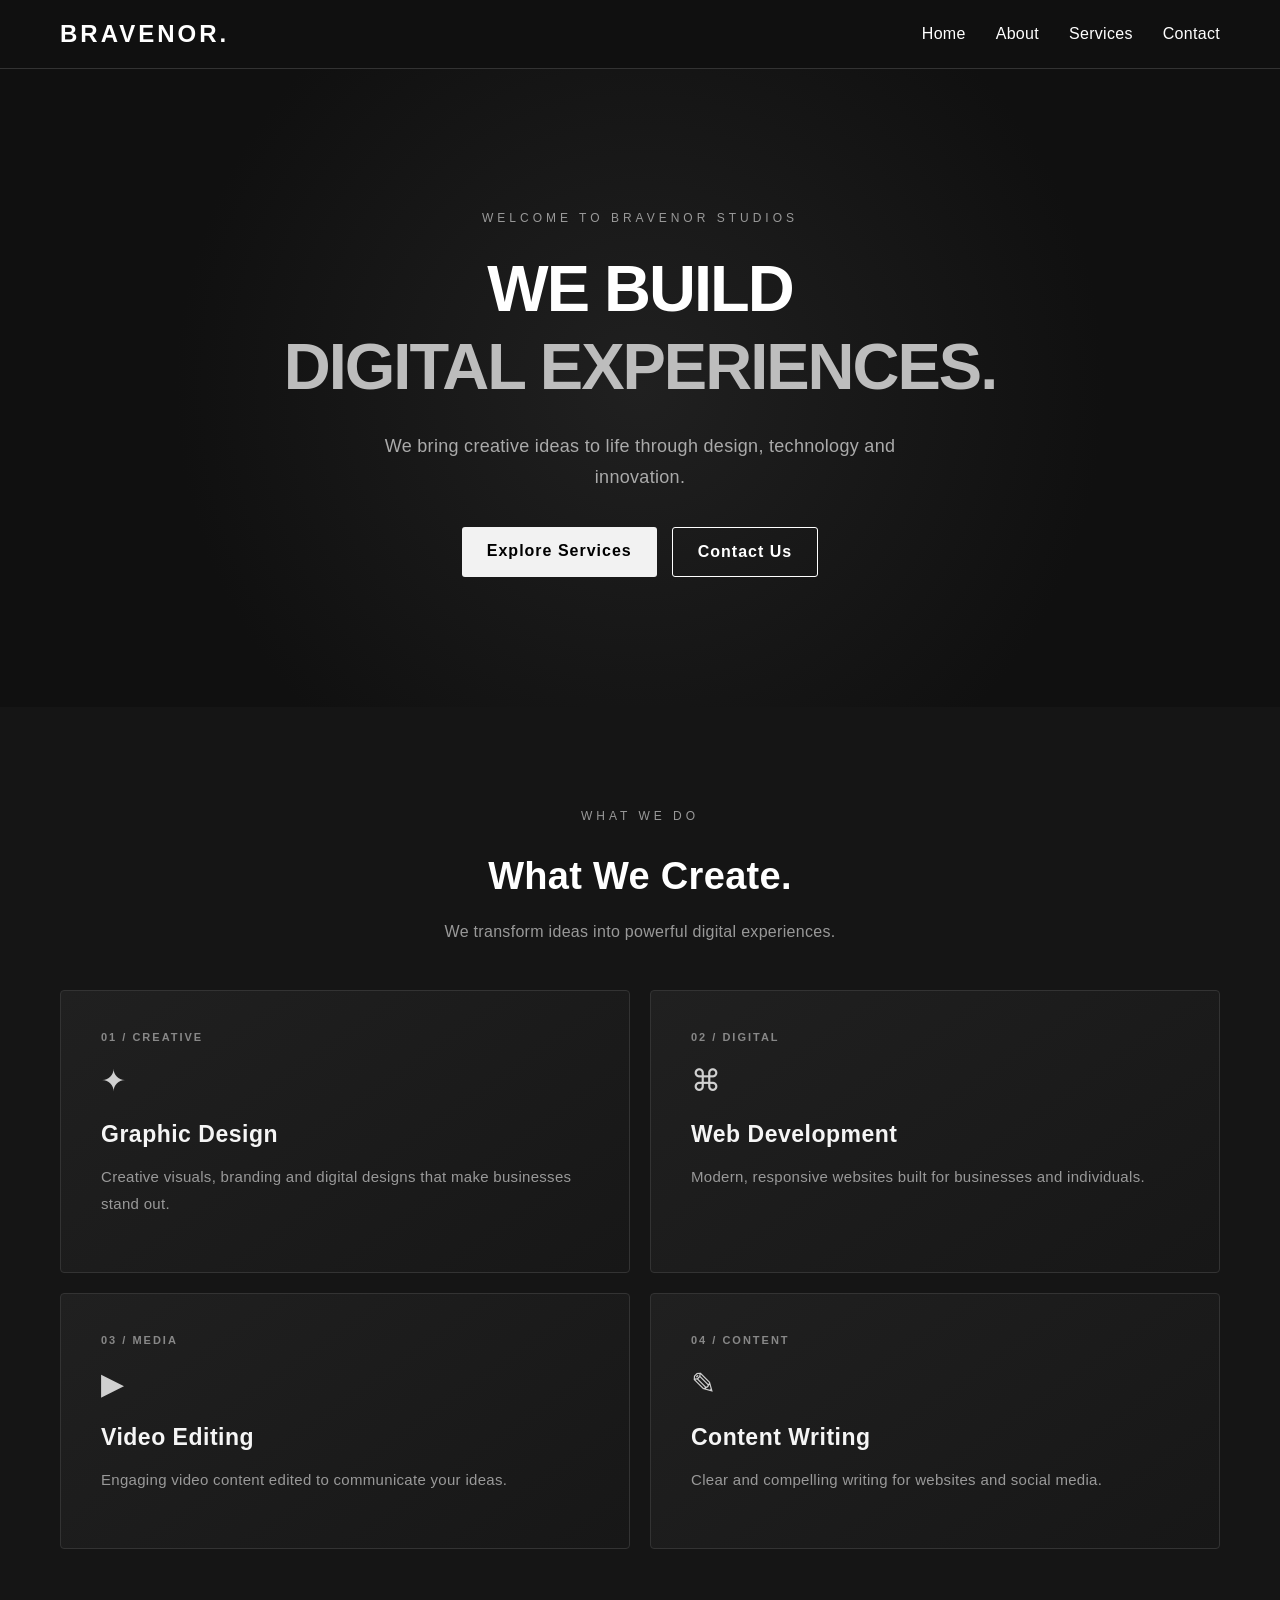
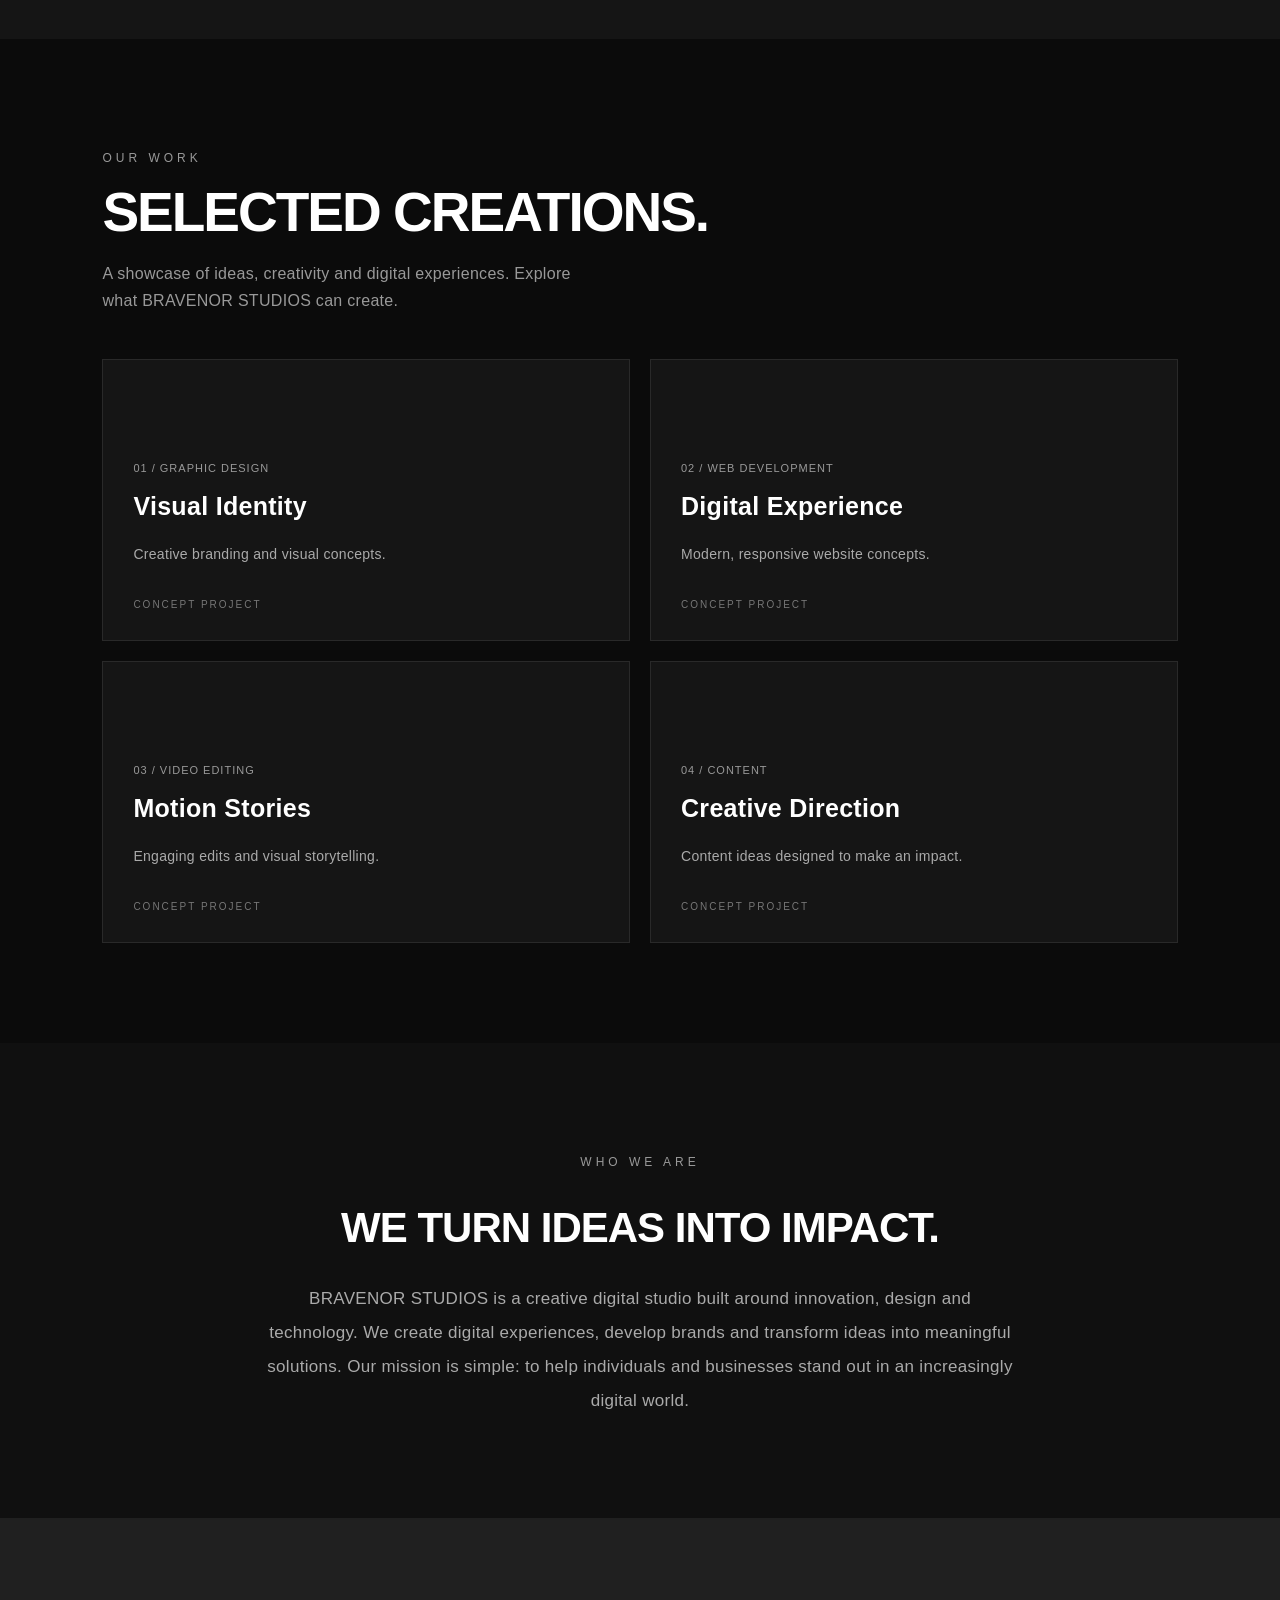
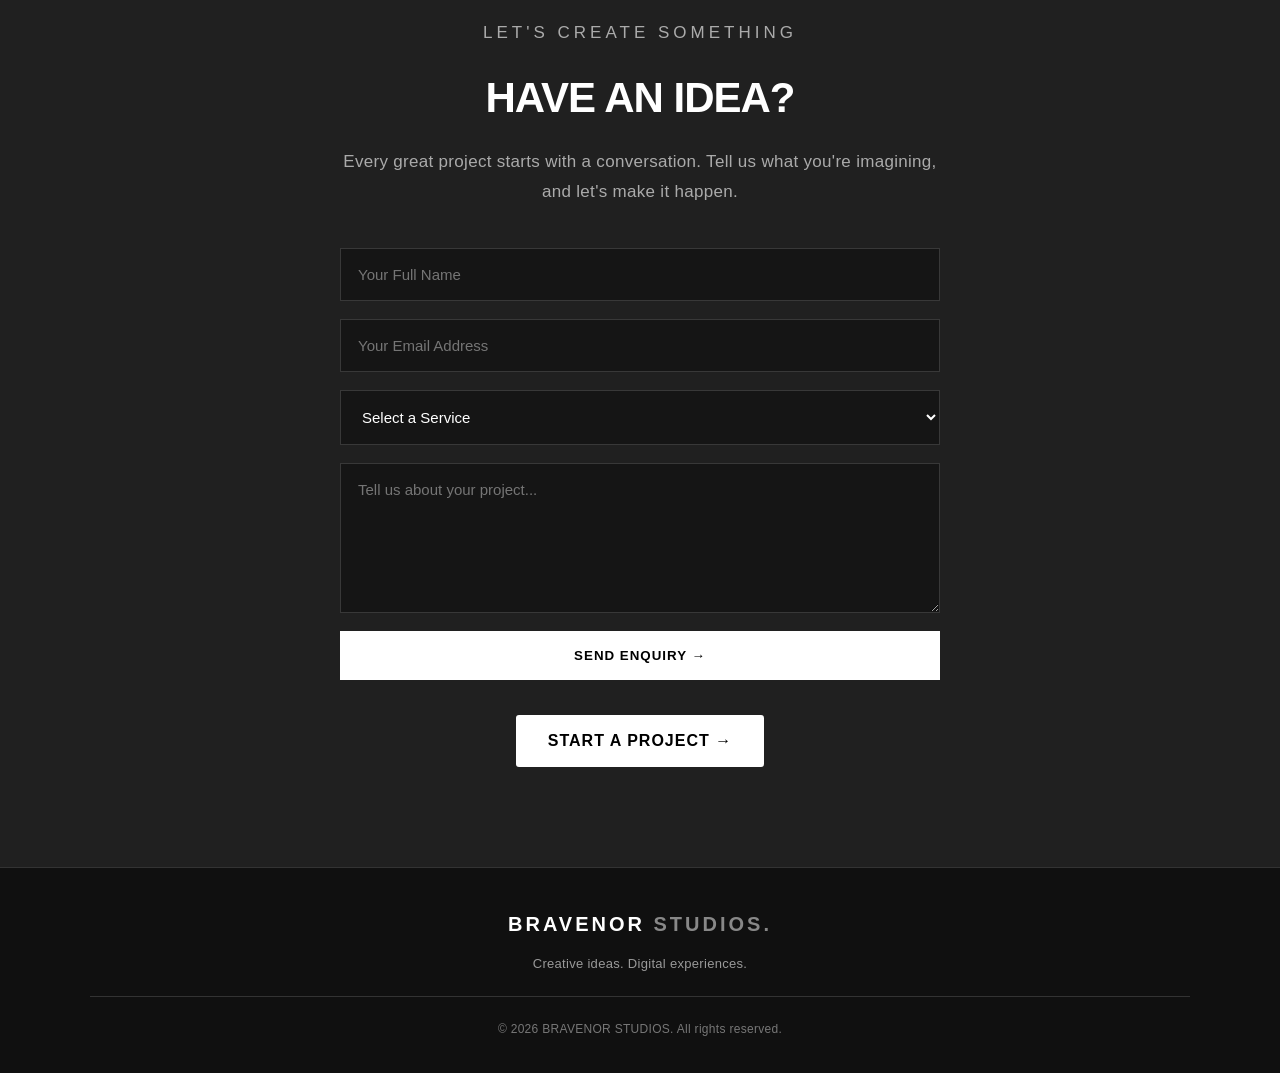
<file: index.html>
<!DOCTYPE html>
<html lang="en">
<head>
    <meta charset="UTF-8">
    <meta name="viewport" content="width=device-width, initial-scale=1.0">
    <title>BRAVENOR STUDIOS</title>
    <link rel="stylesheet" href="style.css">
</head>

<body>

    <nav>
        <h2>BRAVENOR.</h2>

        <ul>
            <li><a href="#home">Home</a></li>
            <li><a href="#about">About</a></li>
            <li><a href="#services">Services</a></li>
            <li><a href="#contact">Contact</a></li>
        </ul>
    </nav>

<section class="hero" id="home">

    <p class="hero-tag">WELCOME TO BRAVENOR STUDIOS</p>

    <h1>
        WE BUILD
        <span>DIGITAL EXPERIENCES.</span>
    </h1>

    <p class="hero-description">
        We bring creative ideas to life through design,
        technology and innovation.
    </p>

    <div class="hero-buttons">
        <a href="#services" class="btn-primary">Explore Services</a>

        <a href="#contact" class="btn-secondary">Contact Us</a>
    </div>

</section>

<section class="services" id="services">

    <p class="section-tag">WHAT WE DO</p>

    <h2>What We Create.</h2>
<p class="services-description">
    We transform ideas into powerful digital experiences.
</p>

    <div class="service-container">

        <div class="service-card">
            <span class="service-number">01 / CREATIVE</span>
            <div class="service-icon">✦</div>
            <h3>Graphic Design</h3>
            <p>Creative visuals, branding and digital designs that make businesses stand out.</p>
        </div>

        <div class="service-card">
            <span class="service-number">02 / DIGITAL</span>
            <div class="service-icon">⌘</div>
            <h3>Web Development</h3>
            <p>Modern, responsive websites built for businesses and individuals.</p>
        </div>

        <div class="service-card">
            <span class="service-number">03 / MEDIA</span>
            <div class="service-icon">▶</div>
            <h3>Video Editing</h3>
            <p>Engaging video content edited to communicate your ideas.</p>
        </div>

        <div class="service-card">
          <span class="service-number">04 / CONTENT</span>  
            <div class="service-icon">✎</div>
            <h3>Content Writing</h3>
            <p>Clear and compelling writing for websites and social media.</p>
        </div>

    </div>

</section>

<section class="portfolio" id="portfolio">
    <p class="section-tag">OUR WORK</p>
    <h2>SELECTED CREATIONS.</h2>
    <p class="portfolio-intro">
        A showcase of ideas, creativity and digital experiences.
        Explore what BRAVENOR STUDIOS can create.
    </p>

    <div class="portfolio-grid">
        <div class="portfolio-card">
            <span>01 / GRAPHIC DESIGN</span>
            <h3>Visual Identity</h3>
            <p>Creative branding and visual concepts.</p>
            <small>CONCEPT PROJECT</small>
        </div>

        <div class="portfolio-card">
            <span>02 / WEB DEVELOPMENT</span>
            <h3>Digital Experience</h3>
            <p>Modern, responsive website concepts.</p>
            <small>CONCEPT PROJECT</small>
        </div>

        <div class="portfolio-card">
            <span>03 / VIDEO EDITING</span>
            <h3>Motion Stories</h3>
            <p>Engaging edits and visual storytelling.</p>
            <small>CONCEPT PROJECT</small>
        </div>

        <div class="portfolio-card">
            <span>04 / CONTENT</span>
            <h3>Creative Direction</h3>
            <p>Content ideas designed to make an impact.</p>
            <small>CONCEPT PROJECT</small>
        </div>
    </div>
</section>

<section class="about" id="about">

    <p class="section-tag">WHO WE ARE</p>

    <h2>WE TURN IDEAS INTO IMPACT.</h2>

    <p class="about-text">
        BRAVENOR STUDIOS is a creative digital studio
        built around innovation, design and technology.

        We create digital experiences, develop brands
        and transform ideas into meaningful solutions.

        Our mission is simple: to help individuals and
        businesses stand out in an increasingly digital world.
    </p>

</section>


<section class="contact" id="contact">

    <p class="section-tag">LET'S CREATE SOMETHING</p>

    <h2>HAVE AN IDEA?</h2>

    <p>
        Every great project starts with a conversation.
        Tell us what you're imagining, and let's make it happen.
    </p>

<form class="contact-form" action="https://silentforms.com/api/submit" method="POST">
    <input type="hidden" name="accessKey" value="e8b8c100fcde8b23f12b82d53d80e29b8cf32aa87c01c19d0fc2fc09308047bf">
    <input type="hidden" name="subject" value="New BRAVENOR STUDIOS Enquiry">
    <input type="hidden" name="redirect"
       value="https://ikusikaoluwadarasimi-debug.github.io/bravenor-studios/thank-you.html">
<div style="position:absolute; left:-9999px;" aria-hidden="true">
    <input type="text" name="sf_extra" tabindex="-1" autocomplete="off">
</div>
    <input type="text" name="name" placeholder="Your Full Name" required>

    <input type="email" name="email" placeholder="Your Email Address" required>

    <select name="service" required>
        <option value="">Select a Service</option>
        <option>Graphic Design</option>
        <option>Web Development</option>
        <option>Video Editing</option>
        <option>Content Writing</option>
    </select>

    <textarea name="message" placeholder="Tell us about your project..." required></textarea>

    <button type="submit">SEND ENQUIRY →</button>

</form>

    <a href="https://mail.google.com/mail/?view=cm&fs=1&to=ikusikaoluwadarasimi@gmail.com"
       target="_blank"
       rel="noopener noreferrer"
       class="contact-button">
        START A PROJECT →
    </a>

</section>


<footer>
    <div class="footer-content">
        <h3>BRAVENOR<span> STUDIOS.</span></h3>

        <p>Creative ideas. Digital experiences.</p>

        <div class="footer-line"></div>

        <p class="copyright">
            © 2026 BRAVENOR STUDIOS. All rights reserved.
        </p>
    </div>
</footer>

    <script src="script.js"></script>
</body>
</file>
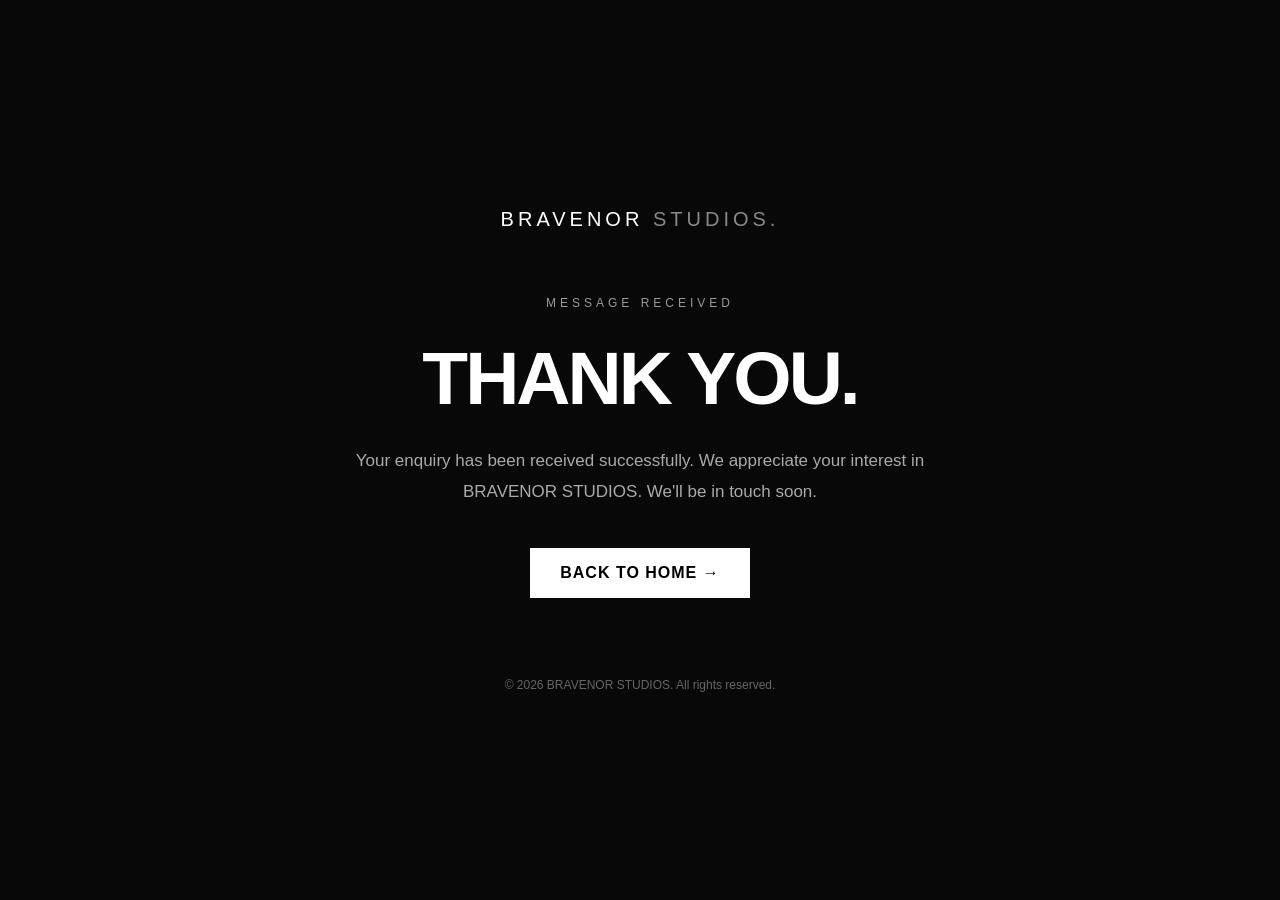
<file: thank-you.html>
<!DOCTYPE html>
<html lang="en">
<head>
    <meta charset="UTF-8">
    <meta name="viewport" content="width=device-width, initial-scale=1.0">
    <title>Thank You | BRAVENOR STUDIOS</title>

    <style>
        * {
            margin: 0;
            padding: 0;
            box-sizing: border-box;
        }

        body {
            min-height: 100vh;
            background: #080808;
            color: white;
            font-family: Arial, sans-serif;
            display: flex;
            align-items: center;
            justify-content: center;
            text-align: center;
            padding: 25px;
        }

        .thank-you {
            max-width: 650px;
        }

        .logo {
            font-size: 20px;
            letter-spacing: 4px;
            margin-bottom: 65px;
        }

        .logo span {
            color: #888;
        }

        .tag {
            color: #999;
            font-size: 12px;
            letter-spacing: 4px;
            margin-bottom: 25px;
        }

        h1 {
            font-size: clamp(42px, 8vw, 75px);
            font-weight: 800;
            letter-spacing: -3px;
            margin-bottom: 25px;
        }

        .message {
            color: #aaa;
            font-size: 17px;
            line-height: 1.8;
            margin-bottom: 40px;
        }

        a {
            display: inline-block;
            padding: 16px 30px;
            background: white;
            color: black;
            text-decoration: none;
            font-weight: bold;
            letter-spacing: 1px;
            transition: 0.3s;
        }

        a:hover {
            background: #bbb;
            transform: translateY(-3px);
        }

        .footer {
            color: #666;
            font-size: 12px;
            margin-top: 80px;
        }
    </style>
</head>

<body>
    <main class="thank-you">

        <div class="logo">
            BRAVENOR<span> STUDIOS.</span>
        </div>

        <p class="tag">MESSAGE RECEIVED</p>

        <h1>THANK YOU.</h1>

        <p class="message">
            Your enquiry has been received successfully.
            We appreciate your interest in BRAVENOR STUDIOS.
            We'll be in touch soon.
        </p>

        <a href="index.html">BACK TO HOME →</a>

        <p class="footer">
            © 2026 BRAVENOR STUDIOS. All rights reserved.
        </p>

    </main>
</body>
</html>
</file>
<file: style.css>
body {
    background-color: #101010;
    color: white;
    font-family: Arial, sans-serif;
    margin: 0;
}


nav {
    display: flex;
    justify-content: space-between;
    align-items: center;
    padding: 20px 60px;
    border-bottom: 1px solid #333;
}

nav h2 {
    letter-spacing: 3px;
    margin: 0;
}

nav ul {
    display: flex;
    list-style: none;
    gap: 30px;
    margin: 0;
    padding: 0;
}

nav a {
    color: white;
    text-decoration: none;
    transition: color 0.3s ease;
}

nav a:hover {
    color: #aaa;
}

/* HERO SECTION */
.hero {
    text-align: center;
    padding: 130px 20px;
}

.hero-tag {
    color: #999;
    letter-spacing: 4px;
    font-size: 12px;
}

.hero h1 {
    font-size: 65px;
    line-height: 1.2;
    margin: 25px 0;
}

.hero h1 span {
    display: block;
    color: #aaa;
}

.hero-description {
    color: #aaa;
    font-size: 18px;
    max-width: 600px;
    margin: 20px auto 35px;
    line-height: 1.7;
}

.hero-buttons {
    display: flex;
    justify-content: center;
    gap: 15px;
}

.hero-buttons a {
    padding: 15px 25px;
    text-decoration: none;
    transition: all 0.3s ease;
}


.btn-primary {
    background: white;
    color: black;
}

.btn-secondary {
    border: 1px solid white;
    color: white;
}

.services {
    padding: 90px 60px;
    text-align: center;
    background: #151515;
}

.section-tag {
    color: #999;
    letter-spacing: 4px;
    font-size: 12px;
}

.services h2 {
    font-size: 38px;
    margin-bottom: 45px;
}
.services-description {
    color: #999;
    font-size: 16px;
    max-width: 550px;
    line-height: 1.7;
    margin: -25px auto 45px;
}
.service-container {
    display: grid;
    grid-template-columns: repeat(2, 1fr);
    gap: 20px;
}

.service-card {
    background: linear-gradient(145deg, #202020, #171717);
    border: 1px solid #333;
    padding: 40px;
    text-align: left;
    transition: all 0.35s ease;
    border-radius: 5px;
    min-height: 150px;
}

.service-card:hover {
    border-color: white;
    transform: translateY(-5px);
}

.service-card h3 {
    font-size: 21px;
}

.service-card p {
    color: #aaa;
    line-height: 1.7;
}

/* Mobile responsive design */

@media (max-width: 768px) {

    nav {
        padding: 20px;
        flex-direction: column;
        gap: 15px;
    }

    nav ul {
        gap: 15px;
        flex-wrap: wrap;
        justify-content: center;
    }

    .hero {
        padding: 90px 20px;
    }

    .hero h1 {
        font-size: 38px;
    }

    .hero-description {
        font-size: 16px;
    }

    .services {
        padding: 60px 20px;
    }

    .service-container {
        grid-template-columns: 1fr;
    }

    .service-card {
        padding: 25px;
    }

    .hero-buttons {
        flex-wrap: wrap;
    }
}

.about {
    padding: 100px 60px;
    text-align: center;
    background: #101010;
}

.about h2 {
    font-size: 42px;
    font-weight: 800;
    letter-spacing: -1px;
    margin-bottom: 30px;
}

.about-text {
    max-width: 750px;
    margin: auto;
    color: #aaa;
    font-size: 17px;
    line-height: 2;
}

@media (max-width: 768px) {
    .about {
        padding: 70px 20px;
    }

    .about h2 {
        font-size: 30px;
    }

    .about-text {
        font-size: 16px;
    }
}

.contact {
    padding: 100px 20px;
    text-align: center;
    background: #202020;
}

.contact h2 {
    font-size: 42px;
    font-weight: 800;
    letter-spacing: -1px;
    margin: 25px 0;
}

.contact p {
    color: #aaa;
    font-size: 17px;
    line-height: 1.8;
    max-width: 600px;
    margin: 0 auto;
}

.contact-button {
    display: inline-block;
    margin-top: 35px;
    padding: 17px 32px;
    background: white;
    color: black;
    text-decoration: none;
    font-weight: bold;
    letter-spacing: 1px;
    transition: all 0.3s ease;
}

.contact-button:hover {
    background: #ccc;
}

footer {
    padding: 25px;
    text-align: center;
    background: #101010;
    border-top: 1px solid #333;
}

footer p {
    color: #888;
    font-size: 13px;
}

@media (max-width: 768px) {
    .contact h2 {
        font-size: 28px;
    }
}

/* Smooth scrolling */
html {
    scroll-behavior: smooth;
}

/* Navigation hover effect */
nav a {
    transition: color 0.3s ease;
}

nav a:hover {
    color: #999;
}

/* Button hover animations */
.hero-buttons a,
.contact-button {
    transition: all 0.3s ease;
}

.btn-primary:hover {
    background: #bbb;
    transform: translateY(-3px);
}

.btn-secondary:hover {
    background: white;
    color: black;
    transform: translateY(-3px);
}

.contact-button:hover {
    background: #bbb;
    transform: translateY(-3px);
}

/* BRAVENOR STUDIOS - PREMIUM FINISH */

body {
    letter-spacing: 0.3px;
}

.hero {
    background: radial-gradient(
        circle at center,
        #202020 0%,
        #101010 65%
    );
}

.hero h1 {
    font-weight: 800;
    letter-spacing: -2px;
}

.hero h1 span {
    color: #bdbdbd;
}

.hero-buttons a {
    font-weight: bold;
    letter-spacing: 1px;
    border-radius: 3px;
}

.btn-primary {
    background: #f2f2f2;
}

.btn-primary:hover {
    background: #c5c5c5;
}

.service-card {
    border-radius: 4px;
}

.service-card:hover {
    background: #292929;
}

.contact-button {
    font-weight: bold;
    letter-spacing: 1px;
    border-radius: 3px;
}
.service-number {
    display: block;
    color: #888;
    font-size: 11px;
    letter-spacing: 2px;
    margin-bottom: 20px;
    font-weight: bold;
}
.service-card {
    position: relative;
    overflow: hidden;
}

.service-card::after {
    content: "";
    position: absolute;
    bottom: 0;
    left: 0;
    width: 0;
    height: 2px;
    background: white;
    transition: width 0.4s ease;
}

.service-card:hover::after {
    width: 100%;
}
.service-card h3 {
    color: #f5f5f5;
    font-size: 23px;
    font-weight: 700;
    margin-bottom: 15px;
    letter-spacing: 0.5px;
}

.service-card p {
    color: #999;
    font-size: 15px;
    line-height: 1.8;
}
.service-icon {
    font-size: 30px;
    color: #d0d0d0;
    margin: 20px 0;
    transition: transform 0.3s ease;
}

.service-card:hover .service-icon {
    transform: translateY(-4px);
}
.footer-content {
    max-width: 1100px;
    margin: auto;
}

.footer-content h3 {
    letter-spacing: 3px;
    font-size: 20px;
}

.footer-content h3 span {
    color: #888;
}

.footer-content > p {
    color: #999;
}

.footer-line {
    height: 1px;
    background: #333;
    margin: 25px 0;
}

footer .copyright {
    font-size: 12px;
    color: #777;
}

/* CONTACT ENQUIRY FORM */

.contact-form {
    max-width: 600px;
    margin: 40px auto 0;
    display: flex;
    flex-direction: column;
    gap: 18px;
}

.contact-form input,
.contact-form select,
.contact-form textarea {
    width: 100%;
    box-sizing: border-box;
    padding: 17px;
    background: #151515;
    border: 1px solid #383838;
    color: white;
    font-family: Arial, sans-serif;
    font-size: 15px;
    outline: none;
}

.contact-form input:focus,
.contact-form select:focus,
.contact-form textarea:focus {
    border-color: #aaa;
}

.contact-form textarea {
    min-height: 150px;
    resize: vertical;
}

.contact-form button {
    padding: 17px;
    background: white;
    color: black;
    border: none;
    font-weight: bold;
    letter-spacing: 1px;
    cursor: pointer;
    transition: 0.3s;
}

.contact-form button:hover {
    background: #bbb;
    transform: translateY(-3px);
}

/* PORTFOLIO SECTION */
.portfolio {
    padding: 100px 8%;
    background: #0b0b0b;
    color: #fff;
}

.portfolio h2 {
    font-size: clamp(32px, 5vw, 55px);
    margin: 15px 0;
    letter-spacing: -2px;
}

.portfolio-intro {
    color: #999;
    max-width: 500px;
    line-height: 1.7;
    margin-bottom: 45px;
}

.portfolio-grid {
    display: grid;
    grid-template-columns: repeat(2, 1fr);
    gap: 20px;
}

.portfolio-card {
    min-height: 220px;
    padding: 30px;
    background: #151515;
    border: 1px solid #292929;
    display: flex;
    flex-direction: column;
    justify-content: flex-end;
    transition: 0.3s ease;
}

.portfolio-card:hover {
    background: #202020;
    transform: translateY(-5px);
}

.portfolio-card span {
    color: #999;
    font-size: 11px;
    letter-spacing: 1px;
}

.portfolio-card h3 {
    font-size: 25px;
    margin: 18px 0 8px;
}

.portfolio-card p {
    color: #aaa;
    font-size: 14px;
    line-height: 1.6;
}

.portfolio-card small {
    color: #777;
    font-size: 10px;
    letter-spacing: 2px;
    margin-top: 20px;
}

@media (max-width: 650px) {
    .portfolio-grid {
        grid-template-columns: 1fr;
    }

    .portfolio {
        padding: 75px 6%;
    }
}
</file>
